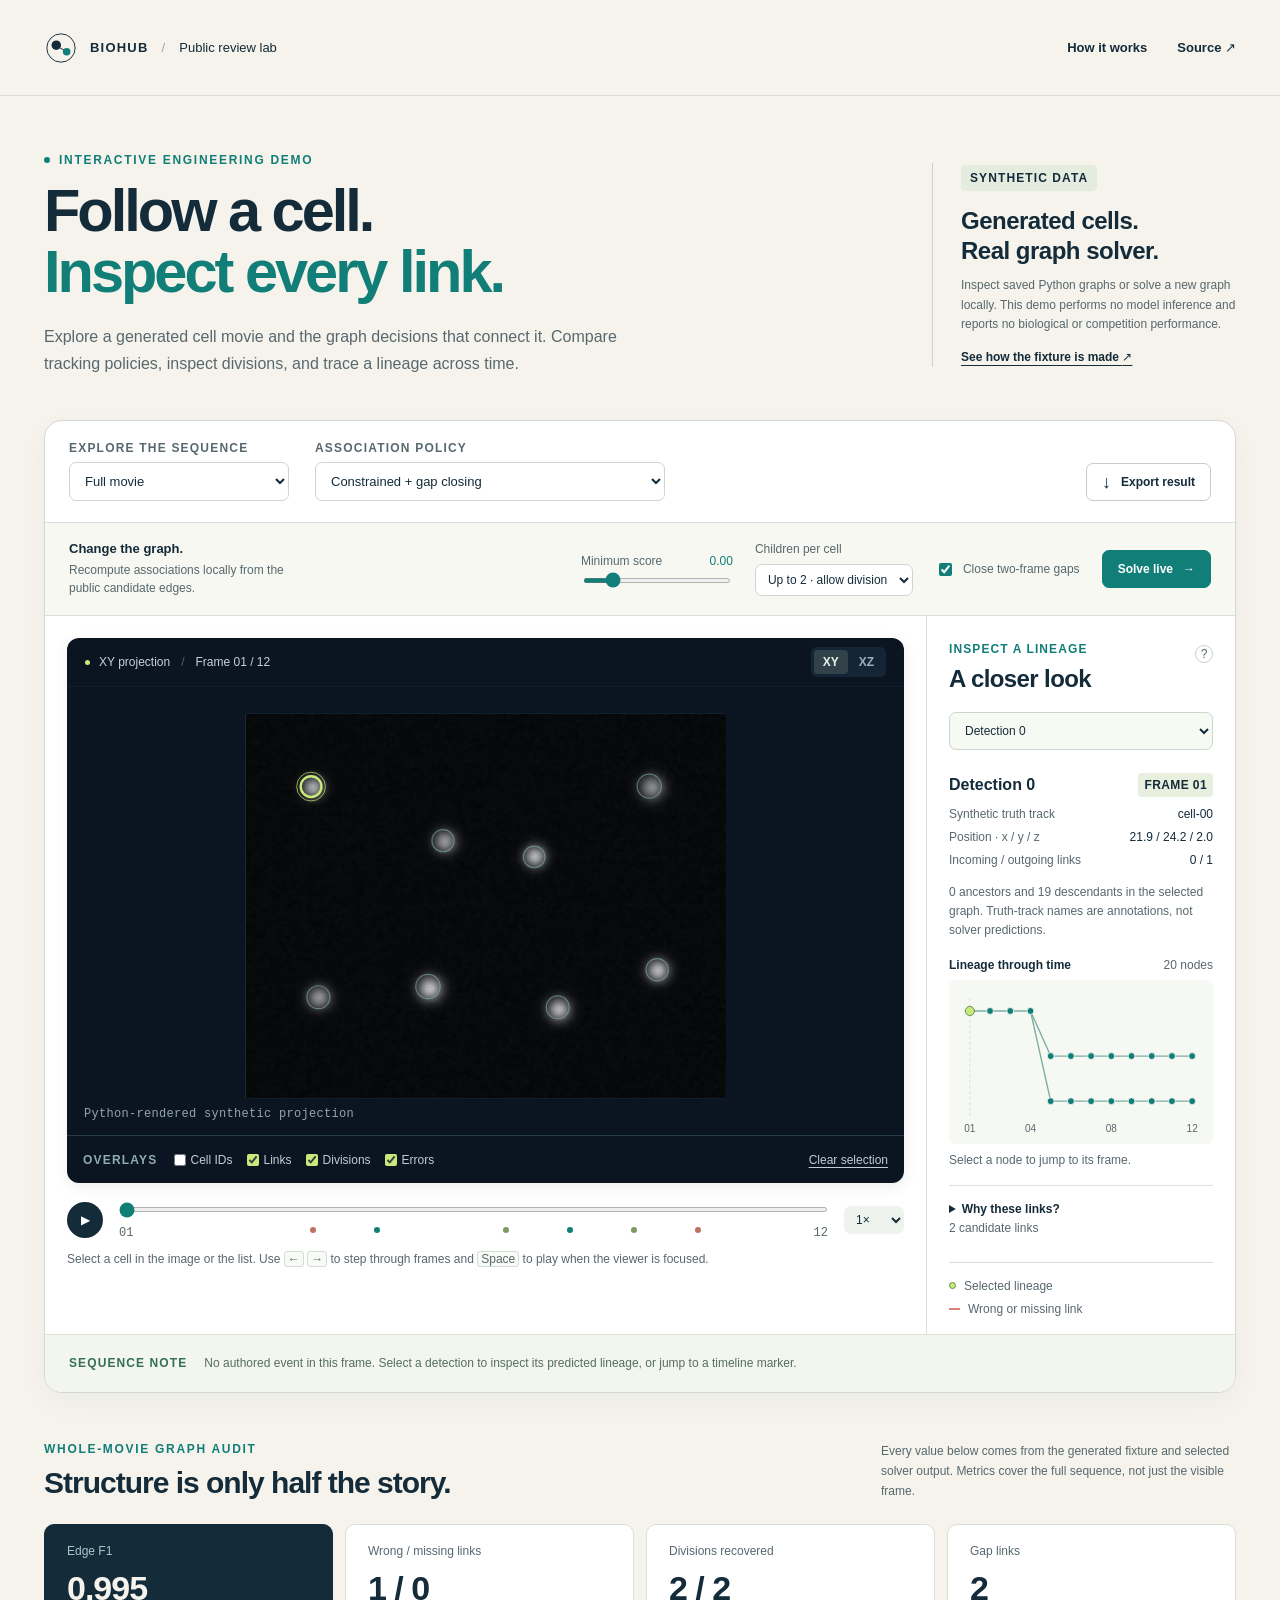
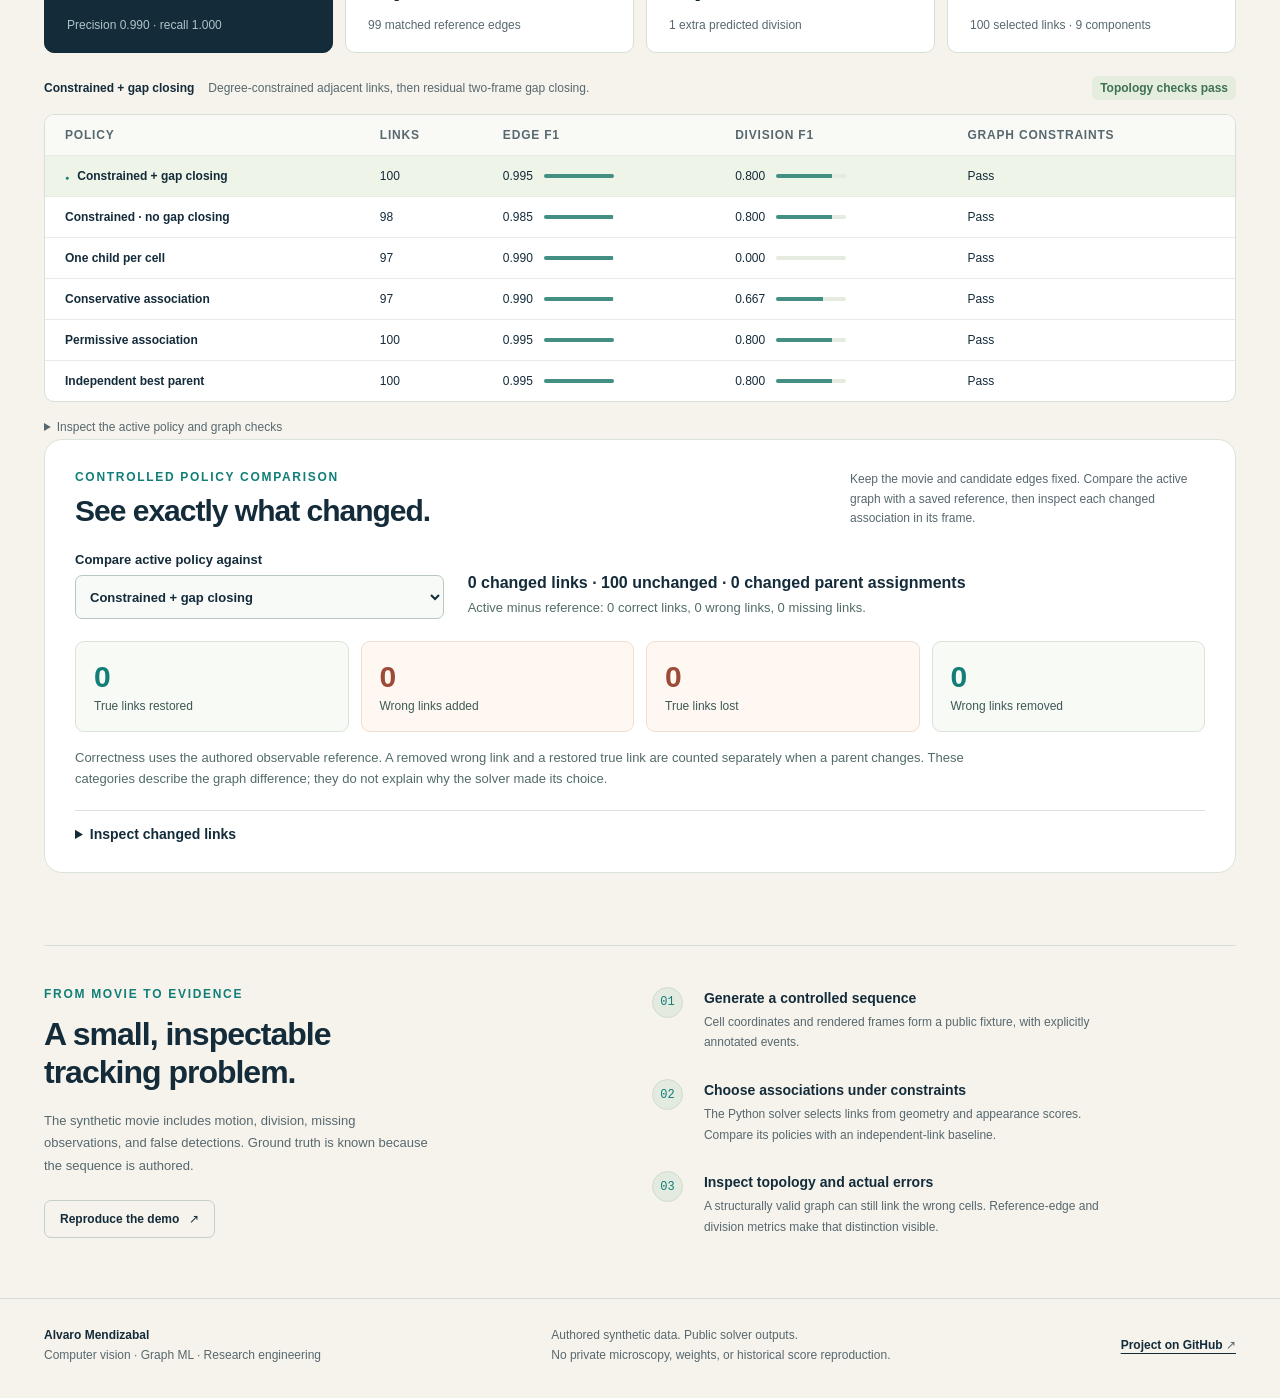
<file: public-demo/index.html>
<!doctype html>
<html lang="en">
<head>
  <meta charset="utf-8">
  <meta name="viewport" content="width=device-width, initial-scale=1">
  <meta name="theme-color" content="#142b3a">
  <meta name="description" content="Explore an authored synthetic cell movie and inspect the real graph decisions that connect its lineages. A public, offline-ready engineering demo.">
  <link rel="canonical" href="https://alvaro-cell-lineage-explorer.tartmacaw2.chatgpt.site/">
  <meta property="og:title" content="Cell Lineage Explorer · Alvaro Mendizabal">
  <meta property="og:description" content="Explore a synthetic microscopy movie, solve lineage graphs, and inspect every decision.">
  <meta property="og:type" content="website">
  <title>Cell lineage explorer · Biohub portfolio</title>
  <link rel="stylesheet" href="styles.css">
  <script src="data.js" defer></script>
  <script src="graph.js" defer></script>
  <script src="app.js" defer></script>
</head>
<body>
  <noscript><p>This interactive explorer requires JavaScript. Its complete source and reproduction commands are available in the linked GitHub project.</p></noscript>
  <a class="skip-link" href="#explorer">Skip to the explorer</a>
  <header class="site-header page-width">
    <a class="brand" href="https://github.com/alvaromendizabal/biohub-cell-tracking-during-development" aria-label="Biohub project on GitHub">
      <svg viewBox="0 0 36 36" aria-hidden="true"><circle cx="18" cy="18" r="15" fill="none" stroke="currentColor"/><circle cx="13" cy="15" r="5" fill="currentColor"/><circle cx="24" cy="22" r="4" fill="#117e78"/><path d="m17 18 4 2" stroke="currentColor"/></svg>
      <span>BIOHUB<span class="brand-divider">/</span><span class="brand-detail">Public review lab</span></span>
    </a>
    <nav aria-label="Project links"><a href="#how-it-works">How it works</a><a href="https://github.com/alvaromendizabal/biohub-cell-tracking-during-development">Source <span aria-hidden="true">↗</span></a></nav>
  </header>
  <main class="page-width">
    <section class="intro" aria-labelledby="page-title">
      <div><p class="eyebrow"><span class="status-dot"></span> Interactive engineering demo</p><h1 id="page-title">Follow a cell.<br><span>Inspect every link.</span></h1><p class="intro-copy">Explore a generated cell movie and the graph decisions that connect it. Compare tracking policies, inspect divisions, and trace a lineage across time.</p></div>
      <div class="scope-card"><span class="scope-tag">SYNTHETIC DATA</span><p>Generated cells.<br>Real graph solver.</p><span class="scope-note">Inspect saved Python graphs or solve a new graph locally. This demo performs no model inference and reports no biological or competition performance.</span><a href="https://github.com/alvaromendizabal/biohub-cell-tracking-during-development/blob/main/examples/run_tracking_demo.py">See how the fixture is made <span aria-hidden="true">↗</span></a></div>
    </section>
    <section id="explorer" class="explorer" aria-label="Interactive synthetic cell lineage explorer">
      <div class="explorer-controls">
        <div class="control-group"><label for="scenario-select">Explore the sequence</label><select id="scenario-select"><option value="all">Full movie</option><option value="division">Division events</option><option value="missed_detection">Missing observations</option><option value="false_positive">False detections</option></select></div>
        <div class="control-group policy-control"><label for="policy-select">Association policy</label><select id="policy-select" disabled><option>Loading solver outputs…</option></select></div>
        <button class="button button-outline export-button" id="export-button" disabled><span aria-hidden="true">↓</span> Export result</button>
      </div>
      <div class="live-controls" aria-label="Live browser graph solver"><div><strong>Change the graph.</strong><span>Recompute associations locally from the public candidate edges.</span></div><label for="score-slider">Minimum score <output id="score-value" for="score-slider">0.00</output><input id="score-slider" type="range" min="-0.5" max="2.5" step="0.05" value="0"></label><label for="children-select">Children per cell<select id="children-select"><option value="2">Up to 2 · allow division</option><option value="1">Up to 1 · no division</option></select></label><label class="gap-control"><input id="gap-toggle" type="checkbox" checked> Close two-frame gaps</label><button id="solve-button" class="button solve-button">Solve live <span aria-hidden="true">→</span></button><span id="solve-status" class="sr-only" role="status" aria-live="polite"></span></div>
      <div class="viewer-grid">
        <div class="movie-column">
          <div class="viewer-shell">
            <div class="viewer-topbar"><div><span class="viewer-dot"></span><span id="projection-label">XY projection</span><span class="viewer-separator">/</span><span id="frame-counter">Frame —</span></div><div class="projection-switch" role="group" aria-label="View projection"><button id="view-xy" aria-pressed="true">XY</button><button id="view-xz" aria-pressed="false">XZ</button></div></div>
            <div class="canvas-wrap"><canvas id="movie-canvas" tabindex="0" role="img" aria-label="Synthetic cell movie loading" aria-describedby="viewer-help"></canvas><div id="viewer-tooltip" class="viewer-tooltip" hidden></div><div id="load-message" class="load-message" role="status">Preparing the synthetic movie…</div><div class="canvas-caption" id="canvas-caption">Python-rendered synthetic projection</div></div>
            <div class="viewer-overlays" role="group" aria-label="Viewer overlays"><span class="overlay-label">OVERLAYS</span><label><input type="checkbox" id="toggle-ids"> Cell IDs</label><label><input type="checkbox" id="toggle-links" checked> Links</label><label><input type="checkbox" id="toggle-divisions" checked> Divisions</label><label><input type="checkbox" id="toggle-errors" checked> Errors</label><button id="clear-selection" class="text-button">Clear selection</button></div>
          </div>
          <div class="playback"><button id="play-button" class="play-button" aria-label="Play movie" disabled><span id="play-icon" aria-hidden="true">▶</span></button><div class="timeline"><label class="sr-only" for="frame-slider">Movie frame</label><input id="frame-slider" type="range" min="0" max="0" value="0" disabled><div class="timeline-labels"><span id="frame-start">01</span><div id="event-markers" class="event-markers" aria-label="Jump to an annotated event"></div><span id="frame-end">—</span></div></div><label class="speed-label" for="speed-select"><span class="sr-only">Playback speed</span><select id="speed-select"><option value="0.5">0.5×</option><option value="1" selected>1×</option><option value="2">2×</option></select></label></div>
          <p id="viewer-help" class="viewer-help">Select a cell in the image or the list. Use <kbd>←</kbd> <kbd>→</kbd> to step through frames and <kbd>Space</kbd> to play when the viewer is focused.</p>
        </div>
        <aside class="inspector" aria-labelledby="inspector-title">
          <div class="panel-heading"><p class="eyebrow">Inspect a lineage</p><button class="help-button" type="button" aria-label="Selection help" title="Select a detected cell to highlight its ancestors and descendants under the current policy.">?</button></div>
          <h2 id="inspector-title">A closer look</h2>
          <label class="sr-only" for="cell-select">Select a detected cell</label><select id="cell-select"><option value="">Select a cell in this frame</option></select>
          <div id="selection-empty" class="selection-empty"><svg viewBox="0 0 80 76" aria-hidden="true"><path d="M40 12v23M40 35 20 59M40 35 60 59" fill="none" stroke="#a3b9b0" stroke-width="2"/><circle cx="40" cy="12" r="7" fill="#117e78"/><circle cx="40" cy="35" r="7" fill="#c7ea7a" stroke="#117e78"/><circle cx="20" cy="59" r="7" fill="#e3eae3" stroke="#a3b9b0"/><circle cx="60" cy="59" r="7" fill="#e3eae3" stroke="#a3b9b0"/></svg><p>One cell, many connections.</p><span>Select a detection to see its ancestors, descendants, and graph links.</span></div>
          <div id="selection-detail" hidden><div class="selected-cell-heading"><span id="selected-cell-id"></span><span id="selected-cell-frame" class="small-tag"></span></div><dl class="cell-details" id="cell-details"></dl><p id="selection-note" class="selection-note"></p><div class="lineage-heading"><span>Lineage through time</span><span id="lineage-count"></span></div><svg id="lineage-svg" viewBox="0 0 280 180" role="img" aria-label="Selected lineage graph"></svg><p class="lineage-help">Select a node to jump to its frame.</p><details class="candidate-audit"><summary>Why these links? <span id="candidate-count"></span></summary><p>Inspect every incoming and outgoing candidate. Scores are illustrative utilities, not probabilities. Capacity constraints and other competing links can exclude a high-scoring candidate.</p><div class="candidate-scroll" tabindex="0" role="region" aria-label="Candidate link comparison"><table><thead><tr><th scope="col">Link</th><th scope="col">Direction</th><th scope="col">Score</th><th scope="col">Decision</th></tr></thead><tbody id="candidate-body"></tbody></table></div><p id="candidate-empty" hidden>No candidate links touch this detection.</p></details></div>
          <div class="inspector-foot"><span class="legend-item"><i class="legend-dot selected"></i>Selected lineage</span><span class="legend-item"><i class="legend-dash"></i>Wrong or missing link</span></div>
        </aside>
      </div>
      <div id="event-note" class="event-note" role="status" aria-live="polite"><span class="event-tag">SEQUENCE NOTE</span><p>Select an event above to inspect a challenging frame.</p></div>
    </section>
    <section class="results-section" aria-labelledby="results-title"><div class="section-heading"><div><p class="eyebrow">Whole-movie graph audit</p><h2 id="results-title">Structure is only half the story.</h2></div><p>Every value below comes from the generated fixture and selected solver output. Metrics cover the full sequence, not just the visible frame.</p></div><div id="metric-cards" class="metric-cards" aria-live="polite"></div><div class="policy-description"><strong id="policy-name">Association policy</strong><p id="policy-description">Solver details will appear here.</p><span id="topology-status" class="topology-status"></span></div><div class="comparison-wrap"><table class="comparison-table"><caption class="sr-only">Compare all association policies on this synthetic movie</caption><thead><tr><th scope="col">Policy</th><th scope="col">Links</th><th scope="col">Edge F1</th><th scope="col">Division F1</th><th scope="col">Graph constraints</th></tr></thead><tbody id="comparison-body"></tbody></table></div><details class="technical-details"><summary>Inspect the active policy and graph checks</summary><pre id="policy-json"></pre></details></section>
    <section class="graph-delta-section" aria-labelledby="delta-title">
      <div class="section-heading"><div><p class="eyebrow">Controlled policy comparison</p><h2 id="delta-title">See exactly what changed.</h2></div><p>Keep the movie and candidate edges fixed. Compare the active graph with a saved reference, then inspect each changed association in its frame.</p></div>
      <div class="delta-toolbar"><label for="reference-select">Compare active policy against<select id="reference-select" disabled><option>Loading references…</option></select></label><div role="status" aria-live="polite"><strong id="delta-summary"></strong><p id="delta-metrics"></p></div></div>
      <div id="delta-cards" class="delta-cards"></div>
      <p class="delta-scope">Correctness uses the authored observable reference. A removed wrong link and a restored true link are counted separately when a parent changes. These categories describe the graph difference; they do not explain why the solver made its choice.</p>
      <details class="delta-details"><summary>Inspect changed links</summary><div class="delta-scroll" tabindex="0" role="region" aria-label="Changed association links"><table><thead><tr><th scope="col">Link · select to inspect</th><th scope="col">Frame</th><th scope="col">Change</th><th scope="col">Known synthetic truth</th></tr></thead><tbody id="delta-body"></tbody></table></div><p id="delta-empty" hidden></p></details>
    </section>
    <section id="how-it-works" class="how-section" aria-labelledby="how-title"><div><p class="eyebrow">From movie to evidence</p><h2 id="how-title">A small, inspectable<br>tracking problem.</h2><p>The synthetic movie includes motion, division, missing observations, and false detections. Ground truth is known because the sequence is authored.</p><a class="button button-outline" href="https://github.com/alvaromendizabal/biohub-cell-tracking-during-development/blob/main/REPRODUCE.md">Reproduce the demo <span aria-hidden="true">↗</span></a></div><ol class="method-steps"><li><span>01</span><div><h3>Generate a controlled sequence</h3><p>Cell coordinates and rendered frames form a public fixture, with explicitly annotated events.</p></div></li><li><span>02</span><div><h3>Choose associations under constraints</h3><p>The Python solver selects links from geometry and appearance scores. Compare its policies with an independent-link baseline.</p></div></li><li><span>03</span><div><h3>Inspect topology and actual errors</h3><p>A structurally valid graph can still link the wrong cells. Reference-edge and division metrics make that distinction visible.</p></div></li></ol></section>
  </main>
  <footer class="page-width site-footer"><div><strong>Alvaro Mendizabal</strong><span>Computer vision · Graph ML · Research engineering</span></div><p>Authored synthetic data. Public solver outputs.<br>No private microscopy, weights, or historical score reproduction.</p><a href="https://github.com/alvaromendizabal/biohub-cell-tracking-during-development">Project on GitHub <span aria-hidden="true">↗</span></a></footer>
</body>
</html>
</file>
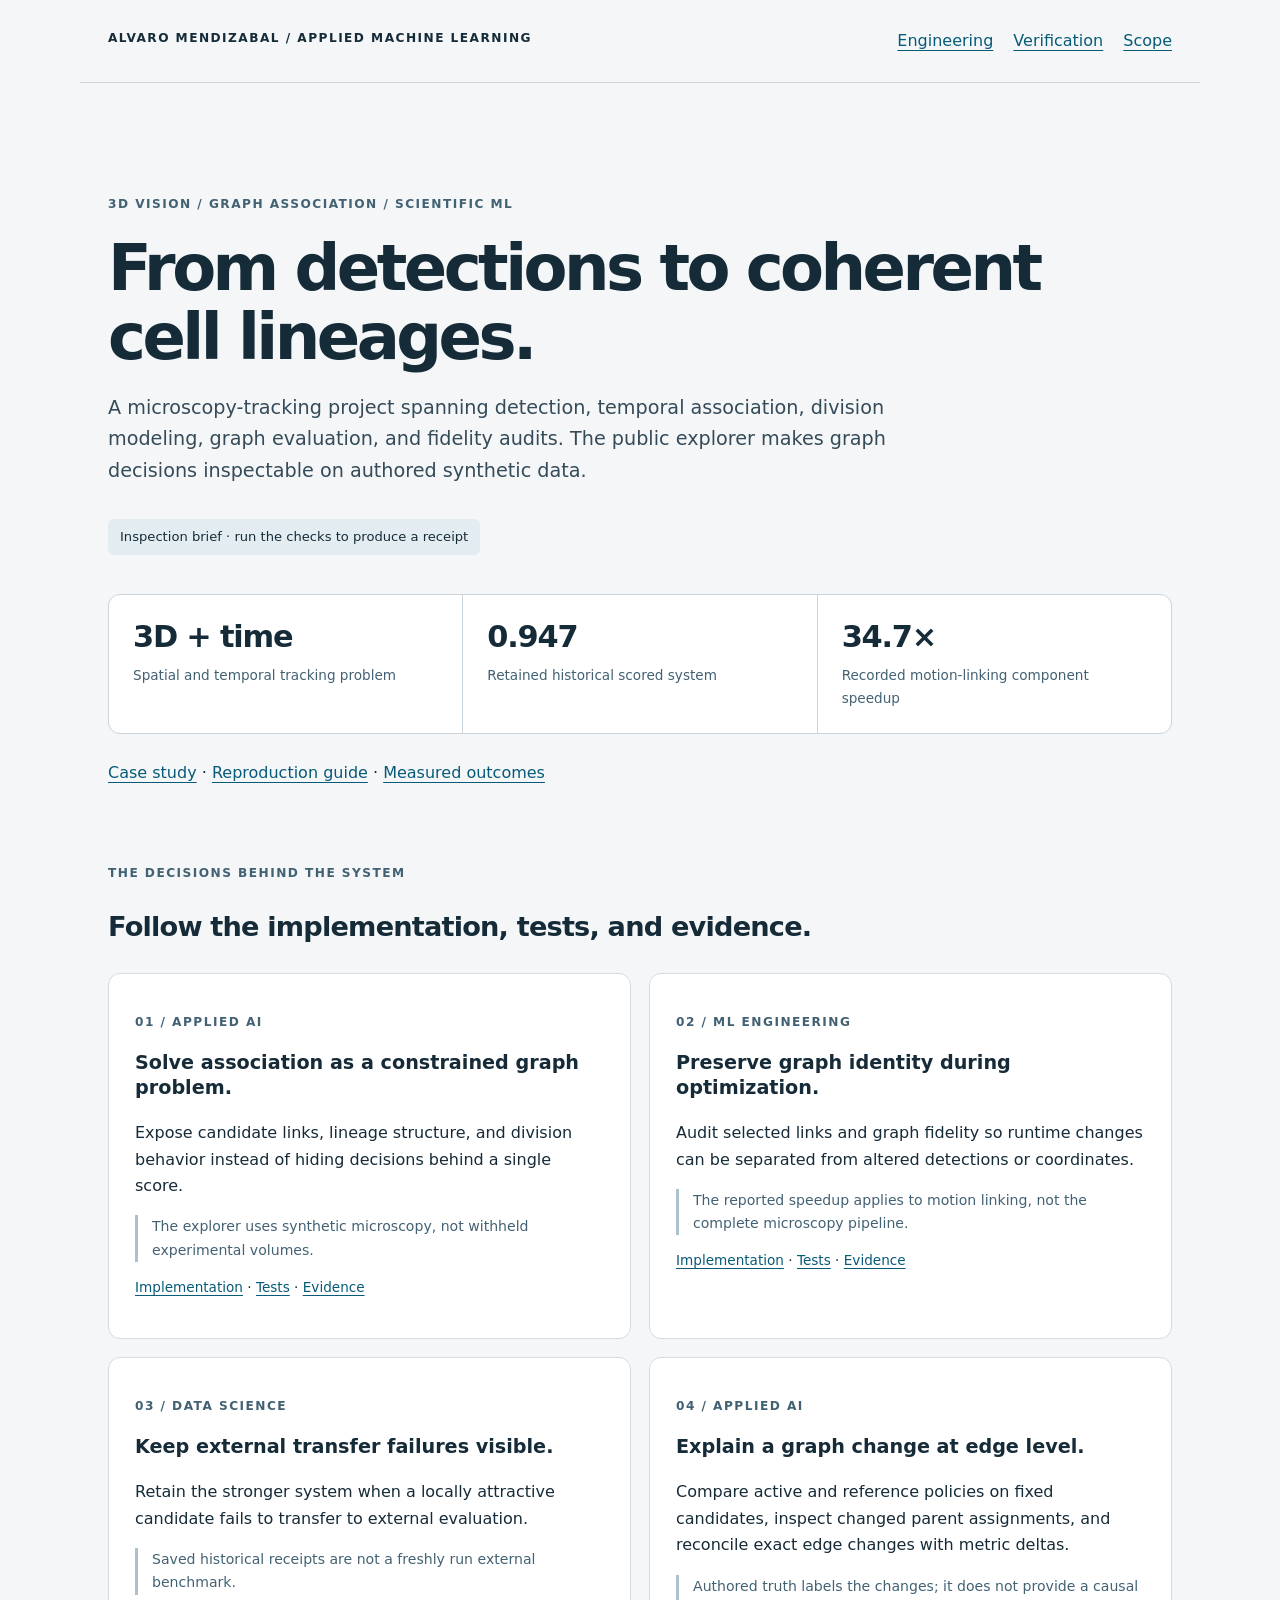
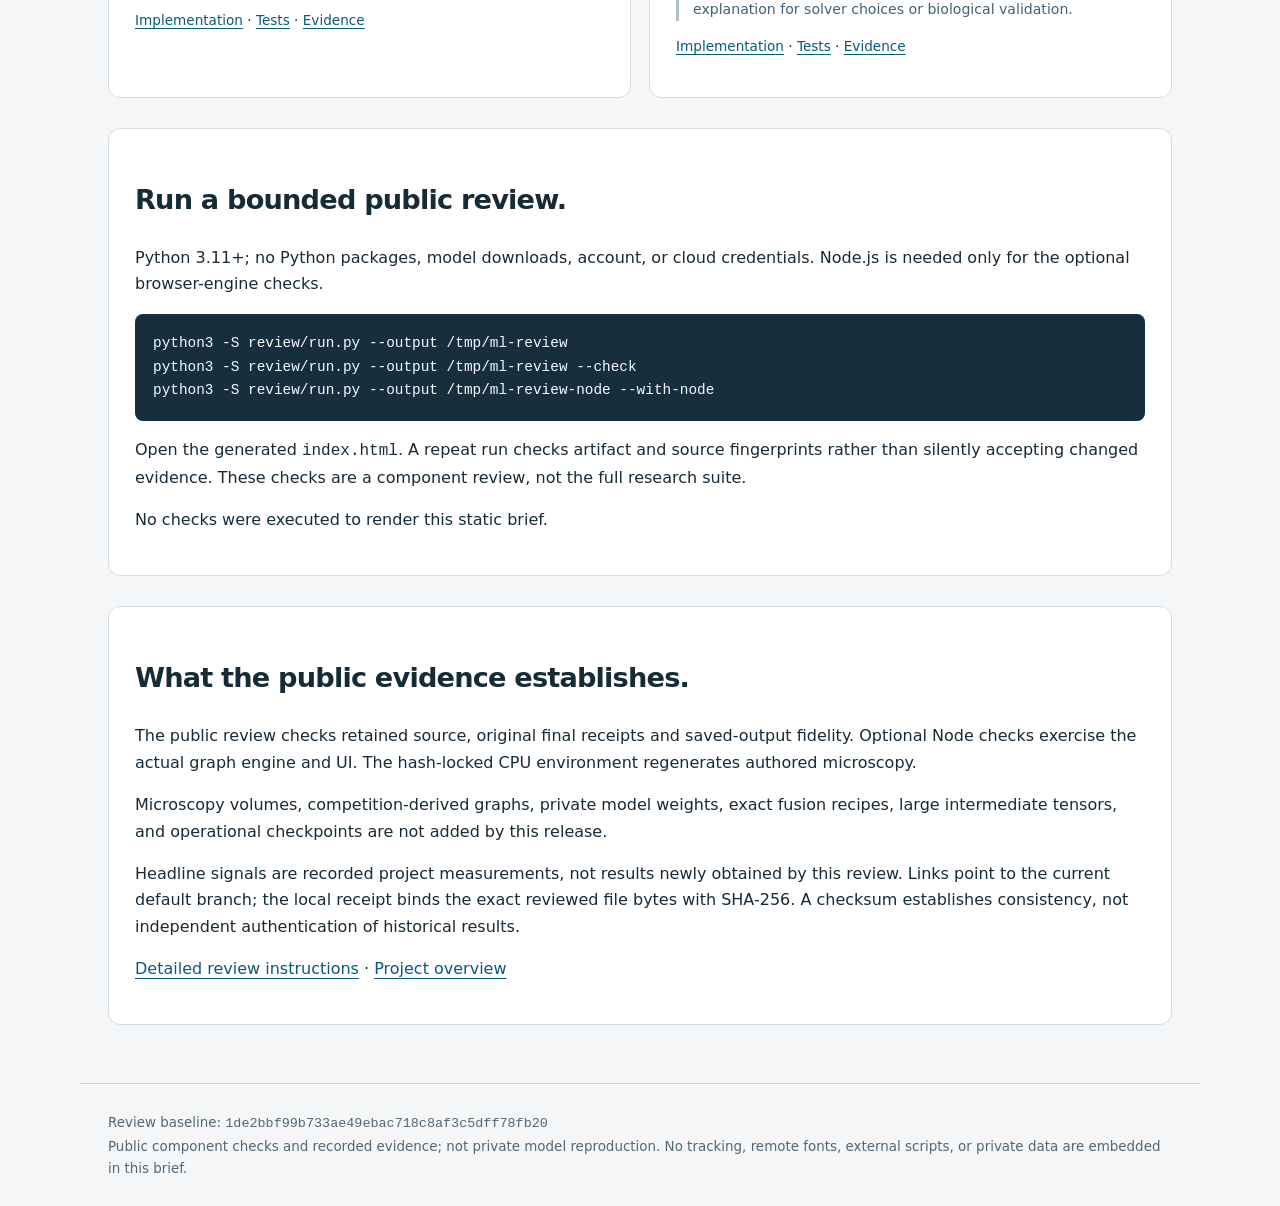
<file: review/index.html>
<!doctype html>
<html lang="en"><head><meta charset="utf-8"><meta name="viewport" content="width=device-width,initial-scale=1"><meta name="color-scheme" content="light"><title>From detections to coherent cell lineages. | Alvaro Mendizabal</title>
<style>
:root{font-family:Inter,ui-sans-serif,system-ui,-apple-system,sans-serif;color:#162b38;background:#f4f6f8;line-height:1.65}*{box-sizing:border-box}body{margin:0}a{color:#075a78;text-underline-offset:.22em}a:focus-visible{outline:3px solid #d98f22;outline-offset:4px}.skip{position:absolute;left:-9999px}.skip:focus{left:1rem;background:white;padding:1rem;z-index:2}header,main,footer{max-width:1120px;margin:auto;padding:28px}header{display:flex;justify-content:space-between;gap:24px;flex-wrap:wrap;border-bottom:1px solid #cad5de}nav{display:flex;gap:20px;flex-wrap:wrap}.brand,.eyebrow{font-size:.76rem;letter-spacing:.12em;text-transform:uppercase;font-weight:750}.eyebrow{color:#426173}h1{font-size:clamp(2.3rem,5vw,4.7rem);line-height:1.08;letter-spacing:-.055em;max-width:950px;margin:20px 0}h2{font-size:1.7rem;letter-spacing:-.03em}h3{font-size:1.2rem;line-height:1.3}.lead{font-size:1.2rem;max-width:800px;color:#354b58}.hero{padding:40px 0 30px}.status{display:inline-block;font-size:.82rem;background:#e3edf1;padding:7px 12px;border-radius:6px}.signals{display:grid;grid-template-columns:repeat(3,1fr);gap:1px;background:#cad5de;border:1px solid #cad5de;border-radius:12px;overflow:hidden;margin:26px 0}.signals div{padding:24px;background:white}.signals strong{display:block;font-size:1.9rem;line-height:1.2;letter-spacing:-.04em}.signals span{display:block;font-size:.85rem;margin-top:9px;color:#426173}.grid{display:grid;grid-template-columns:repeat(2,minmax(0,1fr));gap:18px}article,.panel{background:white;border:1px solid #d4dde4;border-radius:12px;padding:26px}article p:last-child{font-size:.85rem}.boundary{font-size:.88rem;border-left:3px solid #acc1ce;padding-left:14px;color:#426173}section{scroll-margin-top:20px;margin:30px 0}pre{white-space:pre-wrap;overflow-wrap:anywhere;padding:18px;background:#172e3c;color:#f6fbff;border-radius:8px;font-size:.9rem}code{font-family:ui-monospace,SFMono-Regular,Consolas,monospace}table{border-collapse:collapse;width:100%;font-size:.9rem}th,td{padding:12px;border-bottom:1px solid #d4dde4;text-align:left}caption{text-align:left;margin-bottom:10px;font-weight:700}footer{font-size:.84rem;color:#526774;border-top:1px solid #cad5de}@media(max-width:700px){header,main,footer{padding:20px}.grid,.signals{grid-template-columns:1fr}h1{font-size:2.5rem}article,.panel{padding:20px}}@media print{body{background:white}header nav,.skip{display:none}main{max-width:none}article,.panel{break-inside:avoid}h1{font-size:30pt}.hero{padding-top:10px}a{color:inherit}}
</style></head><body><a class="skip" href="#main">Skip to content</a><header><div class="brand">Alvaro Mendizabal / Applied Machine Learning</div><nav aria-label="Review sections"><a href="#engineering">Engineering</a><a href="#verification">Verification</a><a href="#scope">Scope</a></nav></header><main id="main"><section class="hero"><p class="eyebrow">3D vision / graph association / scientific ML</p><h1>From detections to coherent cell lineages.</h1><p class="lead">A microscopy-tracking project spanning detection, temporal association, division modeling, graph evaluation, and fidelity audits. The public explorer makes graph decisions inspectable on authored synthetic data.</p><p class="status">Inspection brief · run the checks to produce a receipt</p><div class="signals"><div><strong>3D + time</strong><span>Spatial and temporal tracking problem</span></div><div><strong>0.947</strong><span>Retained historical scored system</span></div><div><strong>34.7×</strong><span>Recorded motion-linking component speedup</span></div></div><p><a href="https://github.com/alvaromendizabal/biohub-cell-tracking-during-development/blob/main/CASE_STUDY.md">Case study</a> · <a href="https://github.com/alvaromendizabal/biohub-cell-tracking-during-development/blob/main/REPRODUCE.md">Reproduction guide</a> · <a href="https://github.com/alvaromendizabal/biohub-cell-tracking-during-development/blob/main/RESULTS.md">Measured outcomes</a></p></section><section id="engineering"><p class="eyebrow">The decisions behind the system</p><h2>Follow the implementation, tests, and evidence.</h2><div class="grid"><article><p class="eyebrow">01 / Applied AI</p><h3>Solve association as a constrained graph problem.</h3><p>Expose candidate links, lineage structure, and division behavior instead of hiding decisions behind a single score.</p><p class="boundary">The explorer uses synthetic microscopy, not withheld experimental volumes.</p><p><a href="https://github.com/alvaromendizabal/biohub-cell-tracking-during-development/blob/main/src/biohub_tracking/synthetic_demo.py">Implementation</a> · <a href="https://github.com/alvaromendizabal/biohub-cell-tracking-during-development/blob/main/tests/test_synthetic_demo.py">Tests</a> · <a href="https://github.com/alvaromendizabal/biohub-cell-tracking-during-development/blob/main/REPRODUCE.md">Evidence</a></p></article><article><p class="eyebrow">02 / ML engineering</p><h3>Preserve graph identity during optimization.</h3><p>Audit selected links and graph fidelity so runtime changes can be separated from altered detections or coordinates.</p><p class="boundary">The reported speedup applies to motion linking, not the complete microscopy pipeline.</p><p><a href="https://github.com/alvaromendizabal/biohub-cell-tracking-during-development/blob/main/src/biohub_tracking/public_graph_methods.py">Implementation</a> · <a href="https://github.com/alvaromendizabal/biohub-cell-tracking-during-development/blob/main/tests/test_evidence_inputs.py">Tests</a> · <a href="https://github.com/alvaromendizabal/biohub-cell-tracking-during-development/blob/main/RESULTS.md">Evidence</a></p></article><article><p class="eyebrow">03 / Data science</p><h3>Keep external transfer failures visible.</h3><p>Retain the stronger system when a locally attractive candidate fails to transfer to external evaluation.</p><p class="boundary">Saved historical receipts are not a freshly run external benchmark.</p><p><a href="https://github.com/alvaromendizabal/biohub-cell-tracking-during-development/blob/main/scripts/reproduce_final_evidence.py">Implementation</a> · <a href="https://github.com/alvaromendizabal/biohub-cell-tracking-during-development/blob/main/tests/test_publication.py">Tests</a> · <a href="https://github.com/alvaromendizabal/biohub-cell-tracking-during-development/blob/main/reports/official_submission.json">Evidence</a></p></article><article><p class="eyebrow">04 / Applied AI</p><h3>Explain a graph change at edge level.</h3><p>Compare active and reference policies on fixed candidates, inspect changed parent assignments, and reconcile exact edge changes with metric deltas.</p><p class="boundary">Authored truth labels the changes; it does not provide a causal explanation for solver choices or biological validation.</p><p><a href="https://github.com/alvaromendizabal/biohub-cell-tracking-during-development/blob/main/public-demo/app.js">Implementation</a> · <a href="https://github.com/alvaromendizabal/biohub-cell-tracking-during-development/blob/main/tests/test_public_demo_frontend.js">Tests</a> · <a href="https://github.com/alvaromendizabal/biohub-cell-tracking-during-development/blob/main/REPRODUCE.md">Evidence</a></p></article></div></section><section class="panel" id="verification"><h2>Run a bounded public review.</h2><p>Python 3.11+; no Python packages, model downloads, account, or cloud credentials. Node.js is needed only for the optional browser-engine checks.</p><pre><code>python3 -S review/run.py --output /tmp/ml-review
python3 -S review/run.py --output /tmp/ml-review --check
python3 -S review/run.py --output /tmp/ml-review-node --with-node</code></pre><p>Open the generated <code>index.html</code>. A repeat run checks artifact and source fingerprints rather than silently accepting changed evidence. These checks are a component review, not the full research suite.</p><p>No checks were executed to render this static brief.</p></section><section class="panel" id="scope"><h2>What the public evidence establishes.</h2><p>The public review checks retained source, original final receipts and saved-output fidelity. Optional Node checks exercise the actual graph engine and UI. The hash-locked CPU environment regenerates authored microscopy.</p><p>Microscopy volumes, competition-derived graphs, private model weights, exact fusion recipes, large intermediate tensors, and operational checkpoints are not added by this release.</p><p>Headline signals are recorded project measurements, not results newly obtained by this review. Links point to the current default branch; the local receipt binds the exact reviewed file bytes with SHA-256. A checksum establishes consistency, not independent authentication of historical results.</p><p><a href="https://github.com/alvaromendizabal/biohub-cell-tracking-during-development/blob/main/review/README.md">Detailed review instructions</a> · <a href="https://github.com/alvaromendizabal/biohub-cell-tracking-during-development/blob/main/README.md">Project overview</a></p></section></main><footer>Review baseline: <code>1de2bbf99b733ae49ebac718c8af3c5dff78fb20</code><br>Public component checks and recorded evidence; not private model reproduction. No tracking, remote fonts, external scripts, or private data are embedded in this brief.</footer></body></html>
</file>
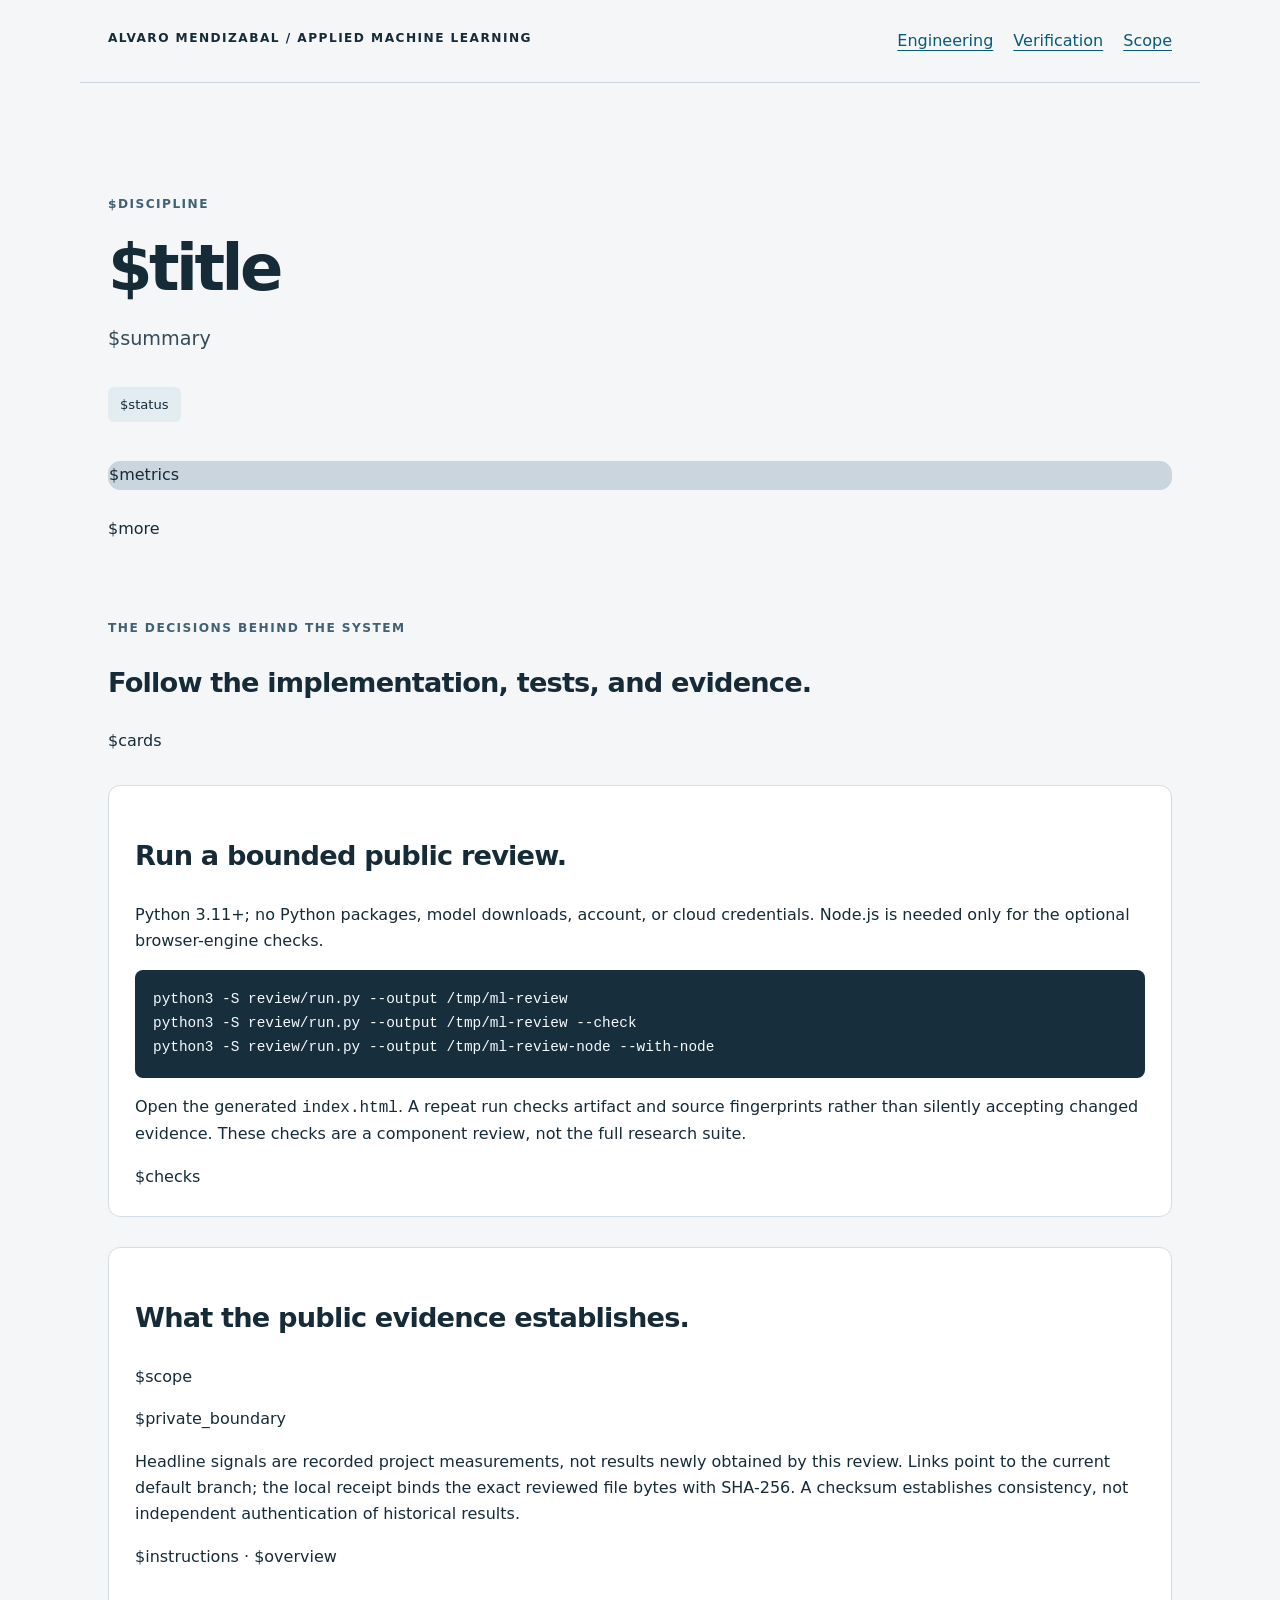
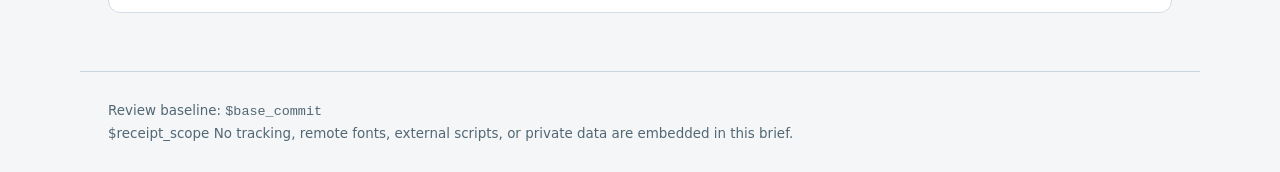
<file: review/template.html>
<!doctype html>
<html lang="en"><head><meta charset="utf-8"><meta name="viewport" content="width=device-width,initial-scale=1"><meta name="color-scheme" content="light"><title>$title | Alvaro Mendizabal</title>
<style>
:root{font-family:Inter,ui-sans-serif,system-ui,-apple-system,sans-serif;color:#162b38;background:#f4f6f8;line-height:1.65}*{box-sizing:border-box}body{margin:0}a{color:#075a78;text-underline-offset:.22em}a:focus-visible{outline:3px solid #d98f22;outline-offset:4px}.skip{position:absolute;left:-9999px}.skip:focus{left:1rem;background:white;padding:1rem;z-index:2}header,main,footer{max-width:1120px;margin:auto;padding:28px}header{display:flex;justify-content:space-between;gap:24px;flex-wrap:wrap;border-bottom:1px solid #cad5de}nav{display:flex;gap:20px;flex-wrap:wrap}.brand,.eyebrow{font-size:.76rem;letter-spacing:.12em;text-transform:uppercase;font-weight:750}.eyebrow{color:#426173}h1{font-size:clamp(2.3rem,5vw,4.7rem);line-height:1.08;letter-spacing:-.055em;max-width:950px;margin:20px 0}h2{font-size:1.7rem;letter-spacing:-.03em}h3{font-size:1.2rem;line-height:1.3}.lead{font-size:1.2rem;max-width:800px;color:#354b58}.hero{padding:40px 0 30px}.status{display:inline-block;font-size:.82rem;background:#e3edf1;padding:7px 12px;border-radius:6px}.signals{display:grid;grid-template-columns:repeat(3,1fr);gap:1px;background:#cad5de;border:1px solid #cad5de;border-radius:12px;overflow:hidden;margin:26px 0}.signals div{padding:24px;background:white}.signals strong{display:block;font-size:1.9rem;line-height:1.2;letter-spacing:-.04em}.signals span{display:block;font-size:.85rem;margin-top:9px;color:#426173}.grid{display:grid;grid-template-columns:repeat(2,minmax(0,1fr));gap:18px}article,.panel{background:white;border:1px solid #d4dde4;border-radius:12px;padding:26px}article p:last-child{font-size:.85rem}.boundary{font-size:.88rem;border-left:3px solid #acc1ce;padding-left:14px;color:#426173}section{scroll-margin-top:20px;margin:30px 0}pre{white-space:pre-wrap;overflow-wrap:anywhere;padding:18px;background:#172e3c;color:#f6fbff;border-radius:8px;font-size:.9rem}code{font-family:ui-monospace,SFMono-Regular,Consolas,monospace}table{border-collapse:collapse;width:100%;font-size:.9rem}th,td{padding:12px;border-bottom:1px solid #d4dde4;text-align:left}caption{text-align:left;margin-bottom:10px;font-weight:700}footer{font-size:.84rem;color:#526774;border-top:1px solid #cad5de}@media(max-width:700px){header,main,footer{padding:20px}.grid,.signals{grid-template-columns:1fr}h1{font-size:2.5rem}article,.panel{padding:20px}}@media print{body{background:white}header nav,.skip{display:none}main{max-width:none}article,.panel{break-inside:avoid}h1{font-size:30pt}.hero{padding-top:10px}a{color:inherit}}
</style></head><body><a class="skip" href="#main">Skip to content</a><header><div class="brand">Alvaro Mendizabal / Applied Machine Learning</div><nav aria-label="Review sections"><a href="#engineering">Engineering</a><a href="#verification">Verification</a><a href="#scope">Scope</a></nav></header><main id="main"><section class="hero"><p class="eyebrow">$discipline</p><h1>$title</h1><p class="lead">$summary</p><p class="status">$status</p><div class="signals">$metrics</div><p>$more</p></section><section id="engineering"><p class="eyebrow">The decisions behind the system</p><h2>Follow the implementation, tests, and evidence.</h2><div class="grid">$cards</div></section><section class="panel" id="verification"><h2>Run a bounded public review.</h2><p>Python 3.11+; no Python packages, model downloads, account, or cloud credentials. Node.js is needed only for the optional browser-engine checks.</p><pre><code>python3 -S review/run.py --output /tmp/ml-review
python3 -S review/run.py --output /tmp/ml-review --check
python3 -S review/run.py --output /tmp/ml-review-node --with-node</code></pre><p>Open the generated <code>index.html</code>. A repeat run checks artifact and source fingerprints rather than silently accepting changed evidence. These checks are a component review, not the full research suite.</p>$checks</section><section class="panel" id="scope"><h2>What the public evidence establishes.</h2><p>$scope</p><p>$private_boundary</p><p>Headline signals are recorded project measurements, not results newly obtained by this review. Links point to the current default branch; the local receipt binds the exact reviewed file bytes with SHA-256. A checksum establishes consistency, not independent authentication of historical results.</p><p>$instructions · $overview</p></section></main><footer>Review baseline: <code>$base_commit</code><br>$receipt_scope No tracking, remote fonts, external scripts, or private data are embedded in this brief.</footer></body></html>
</file>
<file: public-demo/styles.css>
:root{--cream:#f5f3ec;--navy:#142b3a;--muted:#58686f;--teal:#117e78;--lime:#c7ea7a;--line:#d8dfd6;--dark:#0b1522;--coral:#f49886;--white:#fff;--radius:18px;font-family:Inter,ui-sans-serif,-apple-system,BlinkMacSystemFont,"Segoe UI",sans-serif;color:var(--navy);background:var(--cream);font-synthesis:none}*{box-sizing:border-box}html{scroll-behavior:smooth}body{margin:0}button,input,select{font:inherit}button,a,select,input{touch-action:manipulation}button,select{cursor:pointer}button:disabled,select:disabled{cursor:wait;opacity:.5}a{color:inherit;text-underline-offset:4px}button{color:inherit}button:focus-visible,a:focus-visible,select:focus-visible,input:focus-visible,canvas:focus-visible{outline:3px solid var(--teal);outline-offset:4px}.page-width{max-width:1392px;margin:auto;padding-left:44px;padding-right:44px}.site-header{height:96px;display:flex;align-items:center;justify-content:space-between;border-bottom:1px solid var(--line)}.brand{text-decoration:none;display:flex;align-items:center;gap:12px;font-size:13px;font-weight:780;letter-spacing:1.2px}.brand svg{width:34px;height:34px}.brand-divider{color:#98aaa1;margin:0 13px;font-weight:400}.brand-detail{font-weight:500;letter-spacing:0}.site-header nav{display:flex;gap:30px;font-size:13px;font-weight:650}.site-header nav a{text-decoration:none}.site-header nav a:hover{text-decoration:underline}.intro{padding-top:57px;padding-bottom:43px;display:grid;grid-template-columns:1fr 304px;gap:64px;align-items:center}.eyebrow{font-size:12px;font-weight:760;letter-spacing:1.7px;text-transform:uppercase;color:var(--teal);margin:0 0 14px;display:flex;align-items:center;gap:9px}.status-dot{width:6px;height:6px;border-radius:50%;background:var(--teal)}h1{font-size:clamp(44px,4.65vw,66px);font-weight:660;line-height:1.02;letter-spacing:-3px;margin:0 0 22px}h1 span{color:var(--teal)}.intro-copy{font-size:16px;line-height:1.65;max-width:625px;margin:0;color:var(--muted)}.scope-card{border-left:1px solid #c5d2c6;padding:2px 0 2px 28px}.scope-tag{font-size:12px;letter-spacing:1.1px;font-weight:750;padding:6px 9px;background:#e4ebdf;border-radius:5px;display:inline-block}.scope-card p{font-size:24px;line-height:1.25;font-weight:590;letter-spacing:-.5px;margin:15px 0 10px}.scope-note{font-size:12px;line-height:1.65;display:block;color:var(--muted)}.scope-card a{display:inline-block;font-size:12px;font-weight:650;margin-top:15px}.explorer{background:white;border:1px solid #d0d8cf;border-radius:var(--radius);box-shadow:0 9px 30px #1a322109;overflow:hidden;scroll-margin-top:20px}.explorer-controls{display:flex;gap:26px;align-items:end;padding:20px 24px 21px;border-bottom:1px solid var(--line)}.control-group{display:grid;gap:7px;min-width:220px}.control-group label{font-size:12px;text-transform:uppercase;letter-spacing:1.2px;font-weight:750;color:var(--muted)}select{appearance:auto;border:1px solid #cbd6cf;border-radius:7px;color:var(--navy);background:white;padding:10px 30px 10px 11px;font-size:13px;max-width:100%}.policy-control{flex:1;max-width:350px}.button{display:inline-flex;align-items:center;justify-content:center;gap:10px;text-decoration:none;border-radius:7px;padding:11px 15px;font-size:12px;font-weight:650;white-space:nowrap}.button-outline{border:1px solid #c3cfc7;background:transparent}.button:hover{background:#eef3ea;border-color:var(--teal)}.export-button{margin-left:auto}.export-button span{font-size:18px;line-height:10px}.viewer-grid{display:grid;grid-template-columns:minmax(0,1fr) 308px;gap:0}.movie-column{padding:22px;border-right:1px solid var(--line);min-width:0}.viewer-shell{background:var(--dark);border-radius:12px;overflow:hidden;box-shadow:0 4px 15px #0b152212}.viewer-topbar{height:49px;padding:0 18px;display:flex;align-items:center;justify-content:space-between;color:#c2d4dd;font-size:12px;border-bottom:1px solid #293c493b}.viewer-topbar>div:first-child{display:flex;align-items:center;gap:9px}.viewer-dot{width:5px;height:5px;border-radius:50%;background:var(--lime)}.viewer-separator{color:#50606c;margin:0 2px}.projection-switch{display:flex;gap:2px;background:#162535;padding:3px;border-radius:6px}.projection-switch button{font-size:12px;font-weight:700;background:transparent;color:#9bafbc;border:0;padding:5px 9px;border-radius:4px}.projection-switch button[aria-pressed=true]{background:#31424a;color:#e6f0e5}.canvas-wrap{position:relative;height:448px;background:#0b1522;overflow:hidden}canvas{width:100%;height:100%;display:block;outline-offset:-4px!important}.canvas-caption{position:absolute;left:17px;bottom:12px;font:12px/1.4 ui-monospace,SFMono-Regular,Consolas,monospace;letter-spacing:.3px;color:#8fa5ae;pointer-events:none}.load-message{position:absolute;inset:0;display:grid;place-items:center;color:#aec7cc;font-size:13px;text-align:center;padding:35px;background:#0b1522}.load-message[hidden]{display:none}.viewer-tooltip{position:absolute;z-index:3;max-width:220px;background:#ecf3e7;color:var(--navy);font-size:12px;padding:8px 10px;border-radius:6px;pointer-events:none;box-shadow:0 4px 20px #0004;white-space:nowrap}.viewer-overlays{min-height:48px;display:flex;gap:14px;align-items:center;flex-wrap:wrap;border-top:1px solid #263b4b;padding:11px 16px;color:#bdcdd4;font-size:12px}.overlay-label{font-size:12px;color:#8eabb4;letter-spacing:1.2px;font-weight:750;margin-right:2px}.viewer-overlays label{display:flex;align-items:center;gap:5px;cursor:pointer;white-space:nowrap}.viewer-overlays input{accent-color:var(--lime);width:12px;height:12px;margin:0}.text-button{border:0;padding:0;background:none;font-size:12px;color:inherit;text-decoration:underline;text-underline-offset:3px;margin-left:auto}.playback{display:flex;gap:16px;align-items:center;padding-top:16px}.play-button{flex:0 0 36px;width:36px;height:36px;border:0;border-radius:50%;background:var(--navy);color:#fff;font-size:12px;padding:0;display:grid;place-items:center}.play-button:hover{background:var(--teal)}.timeline{flex:1;min-width:0;padding-top:8px}.timeline input{width:100%;accent-color:var(--teal);height:5px;cursor:pointer;display:block;margin:0}.timeline-labels{position:relative;display:flex;justify-content:space-between;font:12px ui-monospace,Consolas,monospace;color:#58686f;margin-top:10px}.event-markers{position:absolute;inset:-5px 1px auto;height:12px}.event-markers button{position:absolute;transform:translateX(-50%);width:7px;height:7px;border:0;border-radius:50%;padding:0;background:#a4b889}.event-markers button:nth-child(2n){background:#477f81}.event-markers button:hover{outline:3px solid #ccdabc}.speed-label select{font-size:12px;padding:6px 8px;border:0;background:#eff3ed}.viewer-help{font-size:12px;color:#58686f;line-height:1.6;margin:10px 0 0}kbd{font-family:inherit;border:1px solid #d5ded6;border-radius:3px;padding:0 3px;background:#f8faf5}.inspector{padding:26px 22px 18px;display:flex;flex-direction:column;min-width:0}.panel-heading{display:flex;justify-content:space-between;align-items:center}.panel-heading .eyebrow{font-size:12px;letter-spacing:1.1px;margin-bottom:9px}.help-button{width:18px;height:18px;padding:0;border:1px solid #c7d4ca;background:none;border-radius:50%;font-size:12px;color:#58686f}.inspector h2{font-size:24px;letter-spacing:-.6px;font-weight:630;margin:0 0 18px}.inspector>select{font-size:12px;width:100%;background:#f7f9f3}.selection-empty{text-align:center;margin:43px 0 auto;padding:0 11px}.selection-empty svg{width:83px;height:80px}.selection-empty p{font-size:13px;font-weight:650;margin:14px 0 8px}.selection-empty span{font-size:12px;line-height:1.6;color:#58686f}.selected-cell-heading{display:flex;align-items:center;justify-content:space-between;margin:23px 0 8px;font-size:16px;font-weight:680}.small-tag{font-size:12px;font-weight:600;letter-spacing:.4px;background:#e8efdF;border-radius:4px;padding:5px 6px}.cell-details{margin:10px 0 0;display:grid;grid-template-columns:1fr auto;gap:9px;font-size:12px}.cell-details dt{color:#58686f}.cell-details dd{margin:0;text-align:right;font-variant-numeric:tabular-nums}.selection-note{font-size:12px;line-height:1.6;color:#58686f;min-height:32px;margin:16px 0}.lineage-heading{display:flex;justify-content:space-between;font-size:12px;font-weight:650;margin-top:17px}.lineage-heading span:last-child{color:#58686f;font-weight:400}#lineage-svg{width:100%;height:164px;margin-top:8px;background:#f6f8f3;border-radius:7px}.lineage-help{font-size:12px;color:#58686f;margin:5px 0 0}.inspector-foot{display:grid;gap:9px;border-top:1px solid var(--line);padding-top:16px;margin-top:24px;font-size:12px;color:#58686f}.legend-item{display:flex;align-items:center;gap:8px}.legend-dot{width:7px;height:7px;border-radius:50%;display:inline-block;border:1px solid #608e49}.legend-dot.selected{background:var(--lime)}.legend-dash{height:0;width:11px;border-top:2px dashed #d88376}.event-note{display:flex;align-items:center;gap:17px;background:#f2f6ec;border-top:1px solid #dbe4d5;padding:15px 24px;min-height:58px}.event-tag{font-size:12px;font-weight:760;letter-spacing:1.1px;color:#366e59;white-space:nowrap}.event-note p{font-size:12px;line-height:1.6;margin:0;color:#556d64}.results-section{margin-top:49px}.section-heading{display:flex;justify-content:space-between;align-items:end;gap:40px;margin-bottom:23px}.section-heading .eyebrow{margin-bottom:9px}h2{font-size:30px;line-height:1.2;font-weight:620;letter-spacing:-1px;margin:0}.section-heading>p{max-width:355px;font-size:12px;line-height:1.65;color:var(--muted);margin:0}.metric-cards{display:grid;grid-template-columns:repeat(4,1fr);gap:12px}.metric-card{background:white;border:1px solid var(--line);border-radius:10px;padding:19px 22px}.metric-card .metric-label{font-size:12px;color:var(--muted);display:block}.metric-card strong{display:block;font-size:34px;letter-spacing:-1px;font-weight:600;line-height:1.25;margin:9px 0 5px;font-variant-numeric:tabular-nums}.metric-card .metric-note{font-size:12px;color:#58686f}.metric-card:first-child{background:var(--navy);color:var(--cream);border-color:var(--navy)}.metric-card:first-child .metric-label,.metric-card:first-child .metric-note{color:#adc5c9}.policy-description{display:flex;gap:14px;align-items:center;margin:23px 0 14px;font-size:12px}.policy-description strong{white-space:nowrap}.policy-description p{color:var(--muted);margin:0;line-height:1.5}.topology-status{margin-left:auto;padding:5px 8px;border-radius:5px;font-size:12px;font-weight:650;background:#e5edde;color:#3f7154;white-space:nowrap}.topology-status.invalid{background:#f5e3dd;color:#974e3d}.comparison-wrap{overflow:auto;border:1px solid var(--line);border-radius:10px;background:white}.comparison-table{width:100%;border-collapse:collapse;text-align:left;font-size:12px}.comparison-table th{font-size:12px;color:#58686f;text-transform:uppercase;letter-spacing:.8px;font-weight:650;padding:13px 20px;background:#f9faf6;white-space:nowrap}.comparison-table td{padding:13px 20px;border-top:1px solid #e6ebe3;font-variant-numeric:tabular-nums;white-space:nowrap}.comparison-table tr.active{background:#eef4e7}.comparison-table button{border:0;background:none;text-align:left;padding:0;color:var(--navy);font-weight:600;font-size:12px;white-space:nowrap}.comparison-table button:hover{color:var(--teal);text-decoration:underline;text-underline-offset:3px}.comparison-table tr.active button::before{content:"●";font-size:7px;color:var(--teal);margin-right:8px}.table-meter{display:flex;align-items:center;gap:11px}.meter-track{display:inline-block;min-width:64px;width:70px;height:4px;background:#e5ebe1;border-radius:4px;overflow:hidden}.meter-track i{display:block;height:100%;background:#438f83}.technical-details{margin-top:13px;font-size:12px;color:var(--muted)}.technical-details summary{cursor:pointer;display:list-item;width:max-content;padding:5px 0}.technical-details pre{font:12px/1.6 ui-monospace,Consolas,monospace;background:#edf1e8;padding:16px;border-radius:8px;overflow:auto;max-height:260px}.how-section{display:grid;grid-template-columns:1fr 1.15fr;gap:100px;margin-top:62px;padding-top:41px;border-top:1px solid var(--line);margin-bottom:60px}.how-section h2{font-size:32px}.how-section>div>p:not(.eyebrow){font-size:13px;line-height:1.75;color:var(--muted);max-width:390px;margin:18px 0 22px}.method-steps{list-style:none;margin:0;padding:0;display:grid;gap:26px}.method-steps li{display:flex;gap:21px}.method-steps li>span{display:grid;place-items:center;flex:0 0 31px;width:31px;height:31px;font:12px ui-monospace,Consolas,monospace;color:var(--teal);background:#e3eadf;border:1px solid #d0ddc8;border-radius:50%}.method-steps h3{font-size:14px;margin:3px 0 6px;font-weight:650}.method-steps p{font-size:12px;line-height:1.7;color:var(--muted);margin:0;max-width:425px}.site-footer{border-top:1px solid var(--line);padding-top:26px;padding-bottom:32px;display:flex;justify-content:space-between;align-items:center;gap:26px;font-size:12px}.site-footer strong{display:block;font-size:12px;margin-bottom:6px}.site-footer span{color:var(--muted)}.site-footer p{margin:0;line-height:1.7;color:var(--muted)}.site-footer>a{font-size:12px;font-weight:600;white-space:nowrap}.sr-only{position:absolute!important;width:1px;height:1px;padding:0;margin:-1px;overflow:hidden;clip:rect(0,0,0,0);white-space:nowrap;border:0}.skip-link{position:fixed;top:10px;left:12px;z-index:20;padding:10px 14px;background:var(--lime);transform:translateY(-150%)}.skip-link:focus{transform:none}[hidden]{display:none!important}@media(min-width:1400px){.canvas-wrap{height:490px}}@media(max-width:1100px){.page-width{padding-left:26px;padding-right:26px}.intro{gap:38px;grid-template-columns:1fr 265px}.viewer-grid{grid-template-columns:minmax(0,1fr) 278px}.movie-column{padding:16px}.inspector{padding:23px 17px 16px}.canvas-wrap{height:400px}.viewer-overlays{gap:10px;font-size:12px}.text-button{margin-left:0}.control-group{min-width:190px}.explorer-controls{gap:18px}.how-section{gap:55px}}@media(max-width:850px){.viewer-grid{grid-template-columns:1fr}.movie-column{border-right:0}.inspector{border-top:1px solid var(--line);display:grid;grid-template-columns:1fr 1fr;column-gap:25px;padding:22px}.panel-heading,.inspector h2,.inspector>select{grid-column:1}.selection-empty,#selection-detail{grid-column:2;grid-row:1 / span 5;margin:0}.selection-empty{padding-top:7px}.selection-empty svg{height:58px}.inspector-foot{grid-column:1;margin-top:18px;padding-top:12px}.inspector h2{margin-bottom:13px}.selected-cell-heading{margin-top:0}#lineage-svg{height:125px}.canvas-wrap{height:440px}.intro{grid-template-columns:1fr 225px;gap:25px}.scope-card{padding-left:20px}.scope-card p{font-size:21px}.metric-card{padding:16px}.metric-card strong{font-size:29px}.section-heading>p{max-width:275px}.section-heading h2{font-size:26px}.policy-description{flex-wrap:wrap}.topology-status{margin-left:0}.how-section{gap:30px}.site-footer{flex-wrap:wrap}.site-footer p{order:3;width:100%}}@media(max-width:610px){.page-width{padding-left:16px;padding-right:16px}.site-header{height:74px}.brand-detail,.brand-divider{display:none}.site-header nav{gap:17px;font-size:12px}.brand{font-size:12px}.brand svg{width:29px;height:29px}.intro{display:block;padding-top:33px;padding-bottom:29px}h1{font-size:45px;letter-spacing:-2px}.intro-copy{font-size:14px;line-height:1.7}.scope-card{display:none}.explorer-controls{padding:16px;display:grid;grid-template-columns:1fr;gap:13px}.control-group{min-width:0;max-width:none}.control-group select{width:100%}.export-button{margin-left:0;justify-self:start}.movie-column{padding:10px}.canvas-wrap{height:370px}.viewer-topbar{padding:0 12px;font-size:12px}.viewer-overlays{padding:11px 12px;gap:12px}.overlay-label{display:none}.viewer-help{font-size:12px}.playback{gap:10px}.inspector{display:block;padding:20px}.selection-empty{margin:18px auto;max-width:220px}.selection-empty svg{display:none}.selected-cell-heading{margin-top:20px}.inspector-foot{display:flex;flex-wrap:wrap;gap:20px}#lineage-svg{height:150px}.event-note{padding:13px 16px;align-items:flex-start;gap:10px;flex-direction:column}.event-note p{font-size:12px}.section-heading{display:block}.section-heading>p{max-width:none;margin-top:14px}.results-section{margin-top:35px}.metric-cards{grid-template-columns:1fr 1fr;gap:9px}.metric-card{padding:15px}.metric-card strong{font-size:29px}.comparison-table th,.comparison-table td{padding:12px 14px}.meter-track{display:none}.how-section{display:block;margin-top:40px;padding-top:32px;margin-bottom:32px}.method-steps{margin-top:30px;gap:23px}.how-section h2{font-size:29px}.site-footer{font-size:12px;gap:18px}.site-footer span{font-size:12px}}@media(prefers-reduced-motion:reduce){html{scroll-behavior:auto}*{transition:none!important;animation:none!important}}

.live-controls{display:flex;align-items:center;gap:22px;padding:18px 24px;background:#f6f8f1;border-bottom:1px solid var(--line)}.live-controls>div{margin-right:auto;max-width:225px}.live-controls strong{font-size:13px;display:block;margin-bottom:5px}.live-controls>div span{font-size:12px;color:var(--muted);line-height:1.5;display:block}.live-controls>label{display:grid;gap:8px;font-size:12px;color:var(--muted);position:relative}.live-controls output{position:absolute;right:0;top:0;color:var(--teal);font-variant-numeric:tabular-nums}.live-controls input[type=range]{width:148px;accent-color:var(--teal);height:5px}.live-controls select{font-size:12px;padding:7px 8px}.live-controls .gap-control{display:flex;align-items:center;white-space:nowrap;font-size:12px}.gap-control input{accent-color:var(--teal)}.solve-button{border:1px solid var(--teal);background:var(--teal);color:white}.solve-button:hover{background:#0d6b66;color:white}.live-row td{border-top:2px solid #c7dabb}.event-markers button{width:16px;height:16px;background:transparent!important}.event-markers button::after{content:"";position:absolute;inset:5px;border-radius:50%;background:#7d9964}.event-markers button[data-type=division]::after{background:#117e78}.event-markers button[data-type=false_positive]::after{background:#bd7261}.event-markers button:hover{outline:2px solid #a5c299}.event-markers{top:-8px}#lineage-svg [role=button]{cursor:pointer}#lineage-svg [role=button]:focus{outline:none;stroke:#142b3a;stroke-width:3}.table-note{font-size:12px;color:#58686f;margin-left:8px}@media(max-width:1100px){.live-controls{gap:15px;flex-wrap:wrap}.live-controls>div{width:100%;max-width:none;display:flex;gap:10px;align-items:center}.live-controls strong{margin:0}.live-controls>label{flex:1}.live-controls input[type=range]{width:100%}}@media(max-width:610px){.live-controls{padding:16px;gap:18px 15px;display:grid;grid-template-columns:1fr 1fr}.live-controls>div{grid-column:1/-1;display:block}.live-controls strong{margin-bottom:5px}.live-controls .gap-control{white-space:normal}.solve-button{padding:10px}.live-controls input[type=range]{width:100%}}

/* Keep compact controls legible and their event targets easy to activate. */
.event-markers{height:24px;top:-8px}.event-markers button{width:24px;height:24px}.event-markers button::after{inset:9px}.timeline-labels{margin-top:14px}.viewer-help{font-size:12px}.scope-note{font-size:12px}@media(max-width:610px){.scope-card{display:block;border-left:3px solid #117e78;padding:12px 14px;margin-top:20px;background:#eaf0e3}.scope-card p{font-size:16px;line-height:1.35;margin:9px 0}.scope-note{font-size:12px;line-height:1.55}.scope-card a{font-size:12px;margin-top:10px}.scope-tag{font-size:12px}.viewer-help{font-size:12px}}

/* The audit stays compact until a reviewer asks to inspect alternatives. */
.candidate-audit{margin-top:18px;border-top:1px solid #dce3d8;padding-top:14px;font-size:12px}
.candidate-audit summary{cursor:pointer;font-weight:650;line-height:1.6}
.candidate-audit summary span{display:block;font-weight:400;color:#58686f}
.candidate-audit p{line-height:1.6;color:#58686f}
.candidate-scroll{overflow-x:auto;max-height:270px;overflow-y:auto}
.candidate-audit table{border-collapse:collapse;width:100%;white-space:nowrap;font-variant-numeric:tabular-nums}
.candidate-audit th,.candidate-audit td{padding:8px 7px;border-bottom:1px solid #e5eadf;text-align:left}
.candidate-audit .candidate-selected{background:#edf5e1;color:#174b43}
.candidate-audit summary:focus-visible,.candidate-scroll:focus-visible{outline:3px solid #117e78;outline-offset:3px}

/* Exact edge comparison stays separate from whole-graph scores. */
.graph-delta-section{margin:0 0 72px;padding:30px;border:1px solid #d9e3da;border-radius:18px;background:#fff}
.delta-toolbar{display:grid;grid-template-columns:minmax(220px,1fr) 2fr;gap:24px;align-items:end;margin:22px 0}
.delta-toolbar label{display:grid;gap:8px;font-size:13px;font-weight:650}
.delta-toolbar select{width:100%;min-height:44px;padding:10px;border:1px solid #b7c8c0;border-radius:7px;background:#f8faf7;color:#142b3a}
.delta-toolbar p,.delta-scope{font-size:13px;color:#526b69;line-height:1.6;margin:6px 0 0}
.delta-cards{display:grid;grid-template-columns:repeat(4,minmax(0,1fr));gap:12px}
.delta-card{padding:18px;border:1px solid #d9e3da;border-radius:9px;background:#f7faf5;display:grid;gap:5px}
.delta-card strong{font-size:30px;font-weight:650;color:#117e78}.delta-card span{font-size:12px;color:#3d5956}
.delta-card.added_wrong_links,.delta-card.lost_true_links{background:#fff8f2;border-color:#eeddd1}.delta-card.added_wrong_links strong,.delta-card.lost_true_links strong{color:#9c4b39}
.delta-scope{margin-top:16px;max-width:900px}.delta-details{margin-top:20px;padding-top:15px;border-top:1px solid #d9e3da}.delta-details summary{cursor:pointer;font-size:14px;font-weight:650}
.delta-scroll{max-height:310px;overflow:auto;margin-top:14px}.delta-scroll table{width:100%;border-collapse:collapse;font-size:13px}.delta-scroll th,.delta-scroll td{text-align:left;padding:10px;border-bottom:1px solid #e7ede6}.delta-scroll th{position:sticky;top:0;background:#f7faf5}.delta-scroll button{min-height:34px}
@media(max-width:700px){.graph-delta-section{padding:20px;margin-bottom:44px}.delta-toolbar{grid-template-columns:1fr;gap:14px}.delta-cards{grid-template-columns:repeat(2,minmax(0,1fr))}.delta-card{padding:14px}.delta-scroll{font-size:12px}}
</file>
